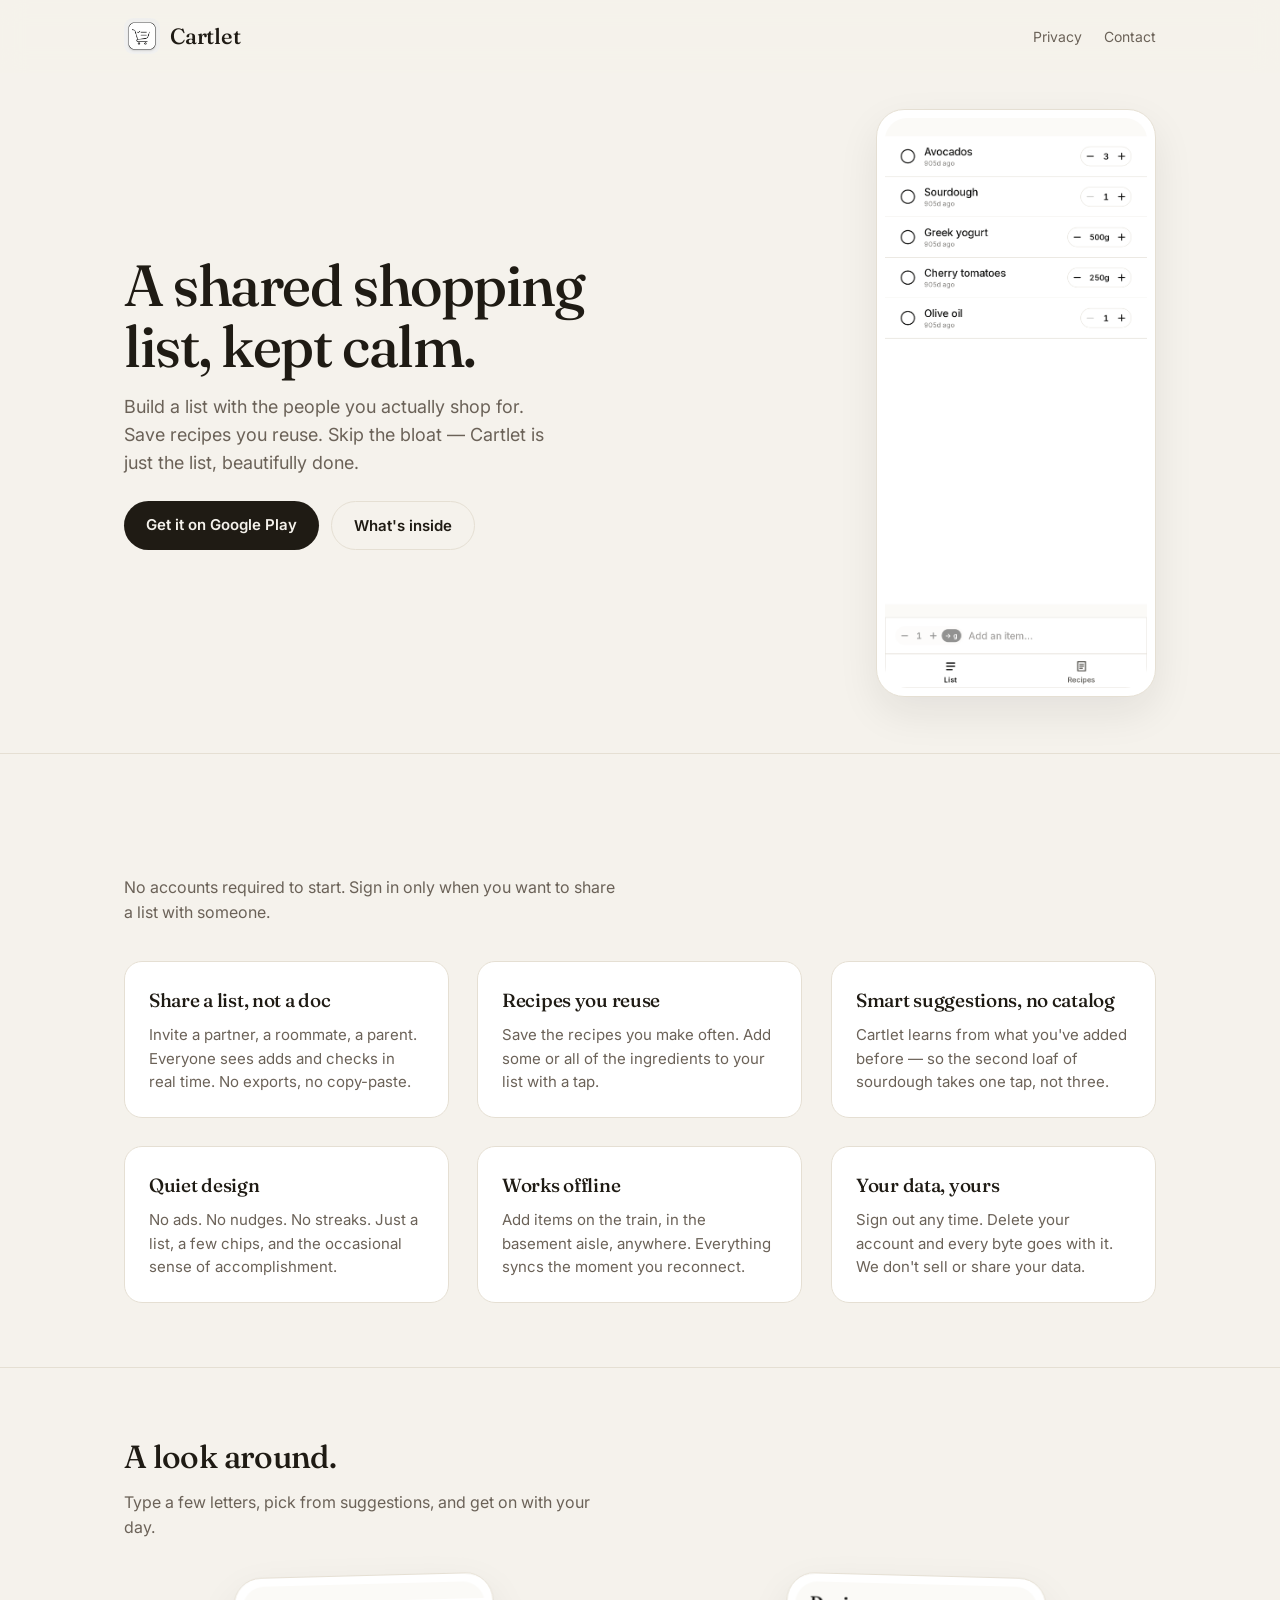
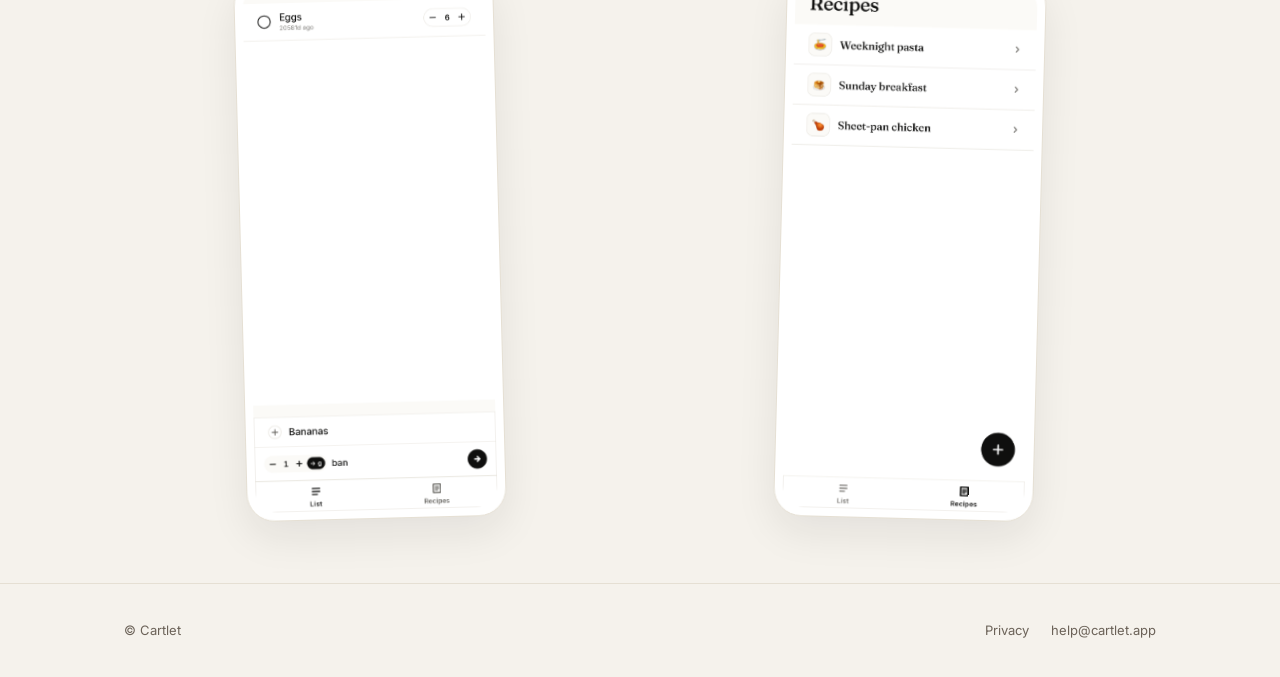
<file: index.html>
<!doctype html>
<html lang="en">
<head>
  <meta charset="utf-8" />
  <meta name="viewport" content="width=device-width, initial-scale=1" />
  <title>Cartlet — Shared shopping list</title>
  <meta name="description" content="A calm, shared shopping list for Android. Build lists with anyone, save recipes you reuse, and skip the catalog." />
  <meta property="og:title" content="Cartlet — Shared shopping list" />
  <meta property="og:description" content="A calm, shared shopping list for Android." />
  <meta property="og:image" content="/icon.png" />
  <meta property="og:type" content="website" />
  <link rel="icon" href="/icon.png" />
  <link rel="apple-touch-icon" href="/icon.png" />
  <link rel="preconnect" href="https://fonts.googleapis.com" />
  <link rel="preconnect" href="https://fonts.gstatic.com" crossorigin />
  <link href="https://fonts.googleapis.com/css2?family=Fraunces:wght@400;500;600&family=Inter:wght@400;500;600&display=swap" rel="stylesheet" />
  <link rel="stylesheet" href="/styles.css" />
</head>
<body>
  <header class="site">
    <div class="container row">
      <a class="brand" href="/">
        <img src="/icon.png" alt="" />
        Cartlet
      </a>
      <nav class="site">
        <a href="/privacy/">Privacy</a>
        <a href="mailto:help@cartlet.app">Contact</a>
      </nav>
    </div>
  </header>

  <main>
    <section class="hero">
      <div class="container hero-grid">
        <div>
          <h1>A shared shopping list, kept calm.</h1>
          <p class="lede">
            Build a list with the people you actually shop for. Save recipes you
            reuse. Skip the bloat — Cartlet is just the list, beautifully done.
          </p>
          <div class="cta-row">
            <a class="cta cta-primary" href="https://play.google.com/store/apps/details?id=app.cartlet.android">Get it on Google Play</a>
            <a class="cta cta-secondary" href="#features">What's inside</a>
          </div>
        </div>
        <div class="shot-frame reveal">
          <img src="/screen-list.png" alt="Cartlet's main shopping list view" />
        </div>
      </div>
    </section>

    <section class="features" id="features">
      <div class="container">
        <h2 class="reveal">Made for the way you actually shop.</h2>
        <p class="sub reveal">No accounts required to start. Sign in only when you want to share a list with someone.</p>

        <div class="feature-grid">
          <div class="feature reveal">
            <h3>Share a list, not a doc</h3>
            <p>Invite a partner, a roommate, a parent. Everyone sees adds and checks in real time. No exports, no copy-paste.</p>
          </div>
          <div class="feature reveal">
            <h3>Recipes you reuse</h3>
            <p>Save the recipes you make often. Add some or all of the ingredients to your list with a tap.</p>
          </div>
          <div class="feature reveal">
            <h3>Smart suggestions, no catalog</h3>
            <p>Cartlet learns from what you've added before — so the second loaf of sourdough takes one tap, not three.</p>
          </div>
          <div class="feature reveal">
            <h3>Quiet design</h3>
            <p>No ads. No nudges. No streaks. Just a list, a few chips, and the occasional sense of accomplishment.</p>
          </div>
          <div class="feature reveal">
            <h3>Works offline</h3>
            <p>Add items on the train, in the basement aisle, anywhere. Everything syncs the moment you reconnect.</p>
          </div>
          <div class="feature reveal">
            <h3>Your data, yours</h3>
            <p>Sign out any time. Delete your account and every byte goes with it. We don't sell or share your data.</p>
          </div>
        </div>
      </div>
    </section>

    <section class="showcase">
      <div class="container">
        <h2 class="reveal">A look around.</h2>
        <p class="sub reveal">Type a few letters, pick from suggestions, and get on with your day.</p>
        <div class="showcase-row">
          <div class="shot-frame reveal">
            <img src="/screen-autocomplete.png" alt="Typing an item with autocomplete suggestions" />
          </div>
          <div class="shot-frame reveal">
            <img src="/screen-recipes.png" alt="The recipes screen, showing saved recipes" />
          </div>
        </div>
      </div>
    </section>
  </main>

  <footer class="site">
    <div class="container row">
      <div>&copy; Cartlet</div>
      <div>
        <a href="/privacy/">Privacy</a>
        <a href="mailto:help@cartlet.app">help@cartlet.app</a>
      </div>
    </div>
  </footer>

  <script>
    (() => {
      const header = document.querySelector('header.site');
      const onScroll = () => header.classList.toggle('scrolled', window.scrollY > 4);
      onScroll();
      window.addEventListener('scroll', onScroll, { passive: true });

      const io = new IntersectionObserver((entries) => {
        for (const e of entries) {
          if (e.isIntersecting) {
            e.target.classList.add('in');
            io.unobserve(e.target);
          }
        }
      }, { threshold: 0.12, rootMargin: '0px 0px -8% 0px' });

      document.querySelectorAll('.reveal').forEach((el) => io.observe(el));
    })();
  </script>
</body>
</html>
</file>
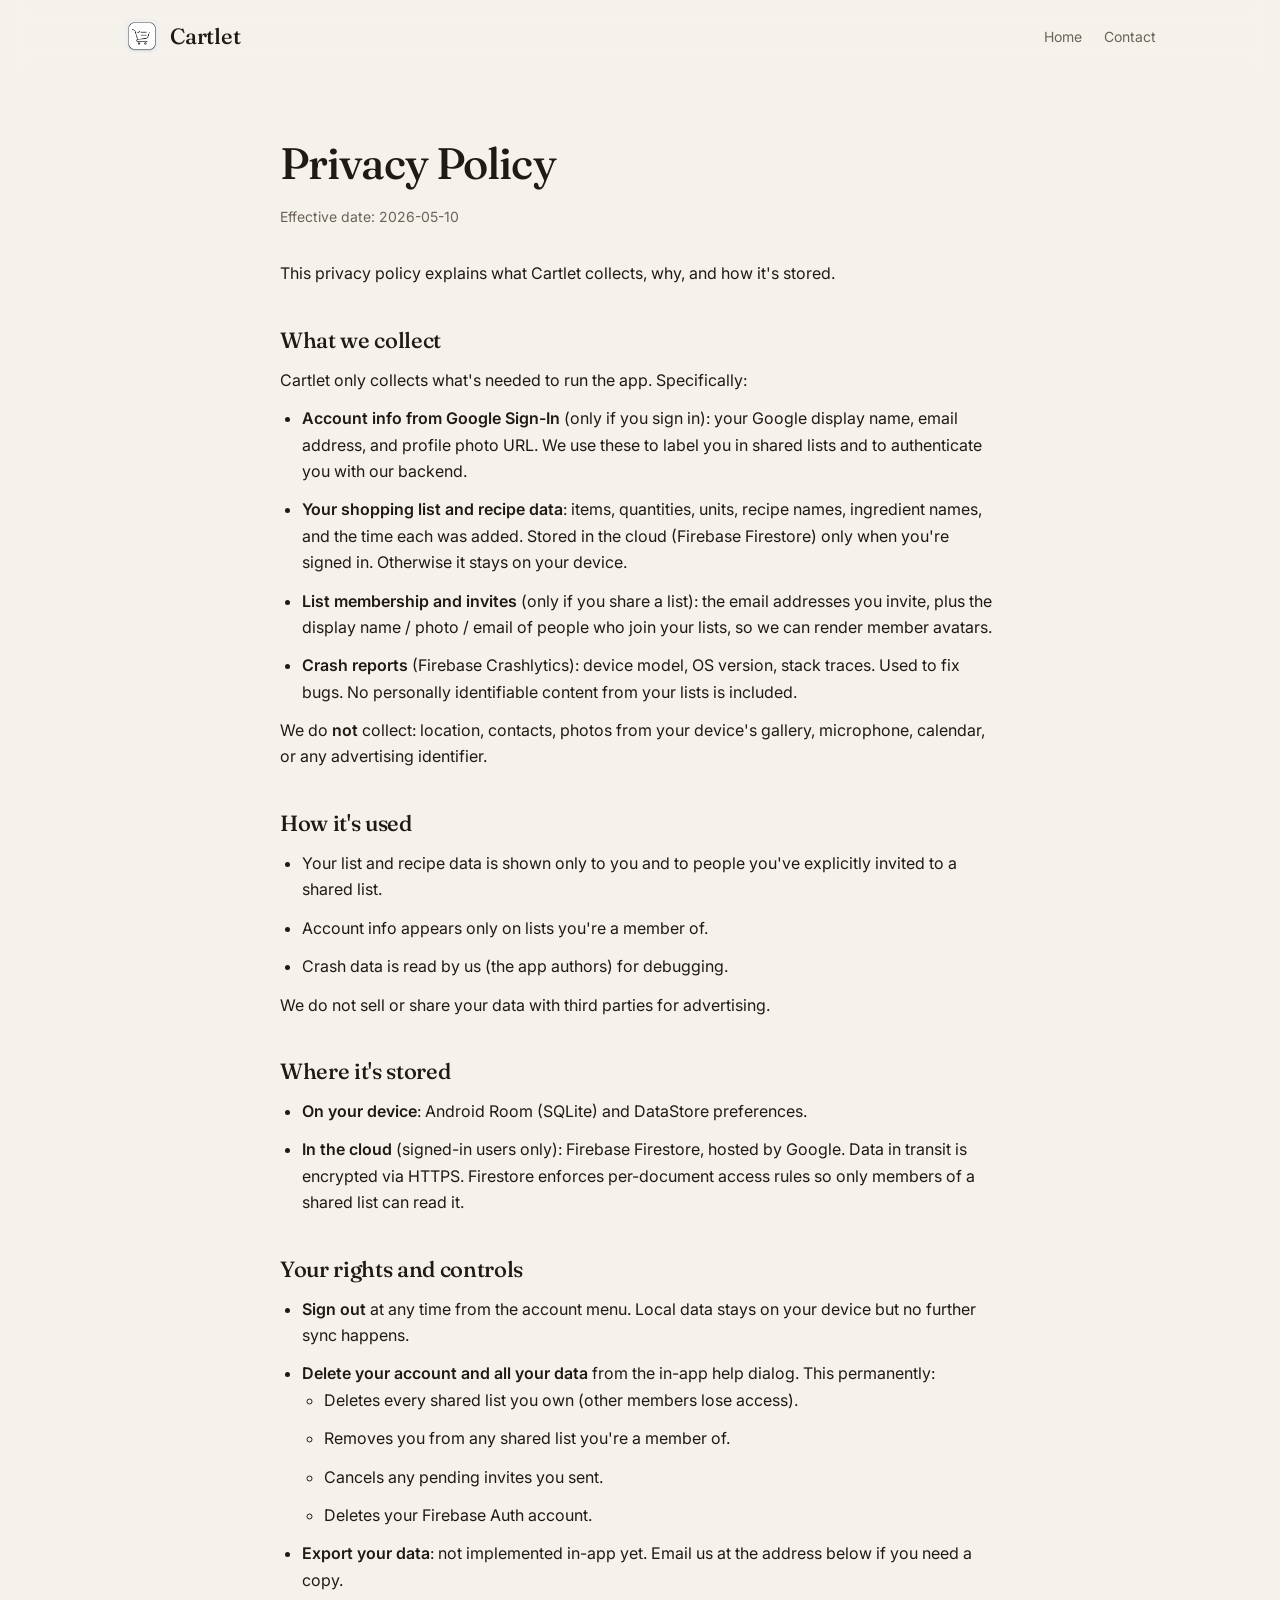
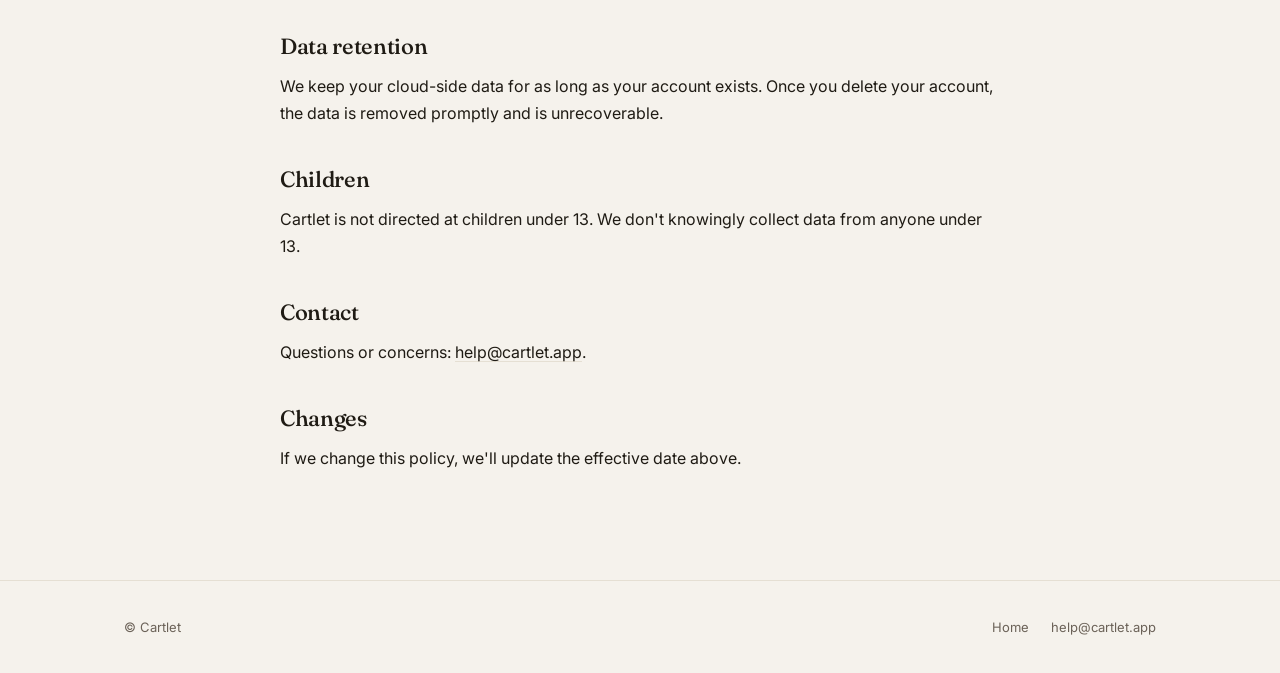
<file: privacy/index.html>
<!doctype html>
<html lang="en">
<head>
  <meta charset="utf-8" />
  <meta name="viewport" content="width=device-width, initial-scale=1" />
  <title>Privacy — Cartlet</title>
  <meta name="description" content="What Cartlet collects, why, and how it's stored." />
  <link rel="icon" href="/icon.png" />
  <link rel="apple-touch-icon" href="/icon.png" />
  <link rel="preconnect" href="https://fonts.googleapis.com" />
  <link rel="preconnect" href="https://fonts.gstatic.com" crossorigin />
  <link href="https://fonts.googleapis.com/css2?family=Fraunces:wght@400;500;600&family=Inter:wght@400;500;600&display=swap" rel="stylesheet" />
  <link rel="stylesheet" href="/styles.css" />
</head>
<body>
  <header class="site">
    <div class="container row">
      <a class="brand" href="/">
        <img src="/icon.png" alt="" />
        Cartlet
      </a>
      <nav class="site">
        <a href="/">Home</a>
        <a href="mailto:help@cartlet.app">Contact</a>
      </nav>
    </div>
  </header>

  <main>
    <article class="privacy container">
      <h1>Privacy Policy</h1>
      <p class="effective">Effective date: 2026-05-10</p>

      <p>This privacy policy explains what Cartlet collects, why, and how it's stored.</p>

      <h2>What we collect</h2>
      <p>Cartlet only collects what's needed to run the app. Specifically:</p>
      <ul>
        <li><strong>Account info from Google Sign-In</strong> (only if you sign in): your Google display name, email address, and profile photo URL. We use these to label you in shared lists and to authenticate you with our backend.</li>
        <li><strong>Your shopping list and recipe data</strong>: items, quantities, units, recipe names, ingredient names, and the time each was added. Stored in the cloud (Firebase Firestore) only when you're signed in. Otherwise it stays on your device.</li>
        <li><strong>List membership and invites</strong> (only if you share a list): the email addresses you invite, plus the display name / photo / email of people who join your lists, so we can render member avatars.</li>
        <li><strong>Crash reports</strong> (Firebase Crashlytics): device model, OS version, stack traces. Used to fix bugs. No personally identifiable content from your lists is included.</li>
      </ul>
      <p>We do <strong>not</strong> collect: location, contacts, photos from your device's gallery, microphone, calendar, or any advertising identifier.</p>

      <h2>How it's used</h2>
      <ul>
        <li>Your list and recipe data is shown only to you and to people you've explicitly invited to a shared list.</li>
        <li>Account info appears only on lists you're a member of.</li>
        <li>Crash data is read by us (the app authors) for debugging.</li>
      </ul>
      <p>We do not sell or share your data with third parties for advertising.</p>

      <h2>Where it's stored</h2>
      <ul>
        <li><strong>On your device</strong>: Android Room (SQLite) and DataStore preferences.</li>
        <li><strong>In the cloud</strong> (signed-in users only): Firebase Firestore, hosted by Google. Data in transit is encrypted via HTTPS. Firestore enforces per-document access rules so only members of a shared list can read it.</li>
      </ul>

      <h2>Your rights and controls</h2>
      <ul>
        <li><strong>Sign out</strong> at any time from the account menu. Local data stays on your device but no further sync happens.</li>
        <li><strong>Delete your account and all your data</strong> from the in-app help dialog. This permanently:
          <ul>
            <li>Deletes every shared list you own (other members lose access).</li>
            <li>Removes you from any shared list you're a member of.</li>
            <li>Cancels any pending invites you sent.</li>
            <li>Deletes your Firebase Auth account.</li>
          </ul>
        </li>
        <li><strong>Export your data</strong>: not implemented in-app yet. Email us at the address below if you need a copy.</li>
      </ul>

      <h2>Data retention</h2>
      <p>We keep your cloud-side data for as long as your account exists. Once you delete your account, the data is removed promptly and is unrecoverable.</p>

      <h2>Children</h2>
      <p>Cartlet is not directed at children under 13. We don't knowingly collect data from anyone under 13.</p>

      <h2>Contact</h2>
      <p>Questions or concerns: <a href="mailto:help@cartlet.app">help@cartlet.app</a>.</p>

      <h2>Changes</h2>
      <p>If we change this policy, we'll update the effective date above.</p>
    </article>
  </main>

  <footer class="site">
    <div class="container row">
      <div>&copy; Cartlet</div>
      <div>
        <a href="/">Home</a>
        <a href="mailto:help@cartlet.app">help@cartlet.app</a>
      </div>
    </div>
  </footer>
</body>
</html>
</file>
<file: styles.css>
/* Cartlet site — monochrome, calm, matches the app's design language. */

:root {
  --bg:        #F5F2EC;   /* paper-warm */
  --paper:     #FFFFFF;
  --ink:       #1F1B14;
  --ink-2:     #6B6258;
  --rule:      #E5DFD3;
  --accent:    #C8553D;
  --max-w:     1080px;
}

* { box-sizing: border-box; margin: 0; padding: 0; }

html {
  font-family: 'Inter', -apple-system, BlinkMacSystemFont, 'Segoe UI', sans-serif;
  font-size: 16px;
  line-height: 1.55;
  color: var(--ink);
  background: var(--bg);
  -webkit-font-smoothing: antialiased;
  -moz-osx-font-smoothing: grayscale;
  scroll-behavior: smooth;
}

body {
  min-height: 100vh;
  display: flex;
  flex-direction: column;
}

main { flex: 1; }

a {
  color: inherit;
  text-decoration-color: var(--rule);
  text-underline-offset: 3px;
}
a:hover { text-decoration-color: var(--ink); }

h1, h2, h3 {
  font-family: 'Fraunces', Georgia, serif;
  font-weight: 500;
  letter-spacing: -0.02em;
  color: var(--ink);
}

p { color: var(--ink); }

.muted { color: var(--ink-2); }

.container {
  max-width: var(--max-w);
  margin: 0 auto;
  padding: 0 24px;
}

/* ─── Header ─────────────────────────────────────────────────── */

header.site {
  padding: 18px 0;
  border-bottom: 0.5px solid transparent;
  position: sticky;
  top: 0;
  z-index: 50;
  background: color-mix(in srgb, var(--bg) 85%, transparent);
  backdrop-filter: saturate(140%) blur(12px);
  -webkit-backdrop-filter: saturate(140%) blur(12px);
  transition: padding .25s ease, border-color .25s ease, background .25s ease;
}

header.site.scrolled {
  padding: 12px 0;
  border-bottom-color: var(--rule);
  background: color-mix(in srgb, var(--bg) 92%, transparent);
}

header.site .row {
  display: flex;
  align-items: center;
  justify-content: space-between;
}

.brand {
  display: inline-flex;
  align-items: center;
  gap: 10px;
  font-family: 'Fraunces', serif;
  font-size: 22px;
  font-weight: 500;
  letter-spacing: -0.01em;
  text-decoration: none;
  color: var(--ink);
}

.brand img {
  width: 36px;
  height: 36px;
  border-radius: 9px;
  display: block;
}

nav.site a {
  margin-left: 18px;
  font-size: 14px;
  color: var(--ink-2);
  text-decoration: none;
}

nav.site a:hover { color: var(--ink); }

/* ─── Hero ───────────────────────────────────────────────────── */

.hero {
  padding: 36px 0 56px;
}

.hero h1 {
  font-size: clamp(34px, 5.4vw, 58px);
  line-height: 1.05;
  letter-spacing: -0.025em;
  max-width: 14ch;
}

.hero .lede {
  margin-top: 16px;
  font-size: 18px;
  color: var(--ink-2);
  max-width: 40ch;
}

.cta-row {
  margin-top: 24px;
  display: flex;
  gap: 12px;
  flex-wrap: wrap;
}

.cta {
  display: inline-block;
  padding: 12px 22px;
  border-radius: 999px;
  font-size: 15px;
  font-weight: 600;
  text-decoration: none;
}

.cta-primary {
  background: var(--ink);
  color: var(--bg);
}

.cta-primary:hover { background: #000; }

.cta-secondary {
  background: transparent;
  color: var(--ink);
  border: 0.5px solid var(--rule);
}

.cta-secondary:hover { border-color: var(--ink); }

.hero-grid {
  display: grid;
  grid-template-columns: 1fr 320px;
  gap: 56px;
  align-items: center;
}

@media (max-width: 760px) {
  .hero-grid { grid-template-columns: 1fr; gap: 28px; }
  .hero { padding: 24px 0 32px; }
  .hero .shot-frame { margin: 0 auto; }
}

.shot-frame {
  background: var(--paper);
  border: 0.5px solid var(--rule);
  border-radius: 28px;
  padding: 8px;
  box-shadow: 0 16px 40px rgba(31, 27, 20, 0.08);
  width: 100%;
  max-width: 280px;
  margin-left: auto;
}

.shot-frame img {
  width: 100%;
  height: auto;
  border-radius: 22px;
  display: block;
}

.hero .shot-frame {
  transform: rotate(1.2deg);
  transition: transform .6s cubic-bezier(.2,.8,.2,1);
}

.hero .shot-frame:hover {
  transform: rotate(0deg) translateY(-2px);
}

/* ─── Features ───────────────────────────────────────────────── */

.features {
  padding: 64px 0;
  border-top: 0.5px solid var(--rule);
}

.features h2 {
  font-size: 32px;
  letter-spacing: -0.02em;
  margin-bottom: 8px;
}

.features .sub {
  color: var(--ink-2);
  font-size: 16px;
  margin-bottom: 36px;
  max-width: 50ch;
}

.feature-grid {
  display: grid;
  grid-template-columns: repeat(3, 1fr);
  gap: 28px;
}

@media (max-width: 760px) {
  .feature-grid { grid-template-columns: 1fr; gap: 22px; }
}

.feature {
  background: var(--paper);
  border: 0.5px solid var(--rule);
  border-radius: 18px;
  padding: 24px;
  transition: transform .35s ease, box-shadow .35s ease, border-color .35s ease;
}

.feature:hover {
  transform: translateY(-3px);
  border-color: color-mix(in srgb, var(--ink) 18%, var(--rule));
  box-shadow: 0 12px 28px rgba(31, 27, 20, 0.06);
}

.feature h3 {
  font-size: 19px;
  margin-bottom: 8px;
  letter-spacing: -0.015em;
}

.feature p {
  color: var(--ink-2);
  font-size: 15px;
}

/* ─── Showcase ───────────────────────────────────────────────── */

.showcase {
  padding: 64px 0;
  border-top: 0.5px solid var(--rule);
}

.showcase h2 {
  font-size: 32px;
  margin-bottom: 8px;
}

.showcase .sub {
  color: var(--ink-2);
  margin-bottom: 36px;
  max-width: 50ch;
}

.showcase-row {
  display: grid;
  grid-template-columns: repeat(2, 1fr);
  gap: 48px;
  align-items: start;
  justify-items: center;
}

.showcase-row .shot-frame {
  margin: 0;
  max-width: 260px;
}

.showcase-row .shot-frame:nth-child(1) { transform: rotate(-1.5deg); }
.showcase-row .shot-frame:nth-child(2) { transform: rotate(1.5deg); }
.showcase-row .shot-frame { transition: transform .6s cubic-bezier(.2,.8,.2,1); }
.showcase-row .shot-frame:hover { transform: rotate(0deg) translateY(-4px); }

@media (max-width: 760px) {
  .showcase-row { grid-template-columns: 1fr; gap: 28px; }
  .showcase-row .shot-frame:nth-child(n) { transform: none; }
}

/* ─── Footer ─────────────────────────────────────────────────── */

footer.site {
  padding: 36px 0;
  border-top: 0.5px solid var(--rule);
  font-size: 13px;
  color: var(--ink-2);
}

footer.site .row {
  display: flex;
  justify-content: space-between;
  flex-wrap: wrap;
  gap: 12px;
}

footer.site a {
  color: var(--ink-2);
  margin-left: 18px;
  text-decoration: none;
}

footer.site a:hover { color: var(--ink); }

/* ─── Privacy page ──────────────────────────────────────────── */

article.privacy {
  padding: 56px 0 96px;
  max-width: 720px;
}

article.privacy h1 {
  font-size: clamp(32px, 5vw, 44px);
  margin-bottom: 8px;
}

article.privacy .effective {
  color: var(--ink-2);
  font-size: 14px;
  margin-bottom: 32px;
}

article.privacy h2 {
  font-size: 22px;
  margin-top: 36px;
  margin-bottom: 10px;
  letter-spacing: -0.015em;
}

article.privacy p,
article.privacy li {
  color: var(--ink);
  font-size: 16px;
  line-height: 1.65;
  margin-bottom: 12px;
}

article.privacy ul {
  padding-left: 22px;
}

article.privacy strong { font-weight: 600; }

article.privacy a {
  color: var(--ink);
  text-decoration: underline;
  text-decoration-color: var(--rule);
  text-underline-offset: 3px;
}

article.privacy a:hover { text-decoration-color: var(--ink); }

/* ─── Scroll reveals ────────────────────────────────────────── */

.reveal {
  opacity: 0;
  transform: translateY(24px);
  transition: opacity .8s cubic-bezier(.2,.8,.2,1), transform .8s cubic-bezier(.2,.8,.2,1);
  will-change: opacity, transform;
}

.reveal.in {
  opacity: 1;
  transform: none;
}

.feature-grid .reveal:nth-child(2) { transition-delay: .08s; }
.feature-grid .reveal:nth-child(3) { transition-delay: .16s; }
.feature-grid .reveal:nth-child(4) { transition-delay: .04s; }
.feature-grid .reveal:nth-child(5) { transition-delay: .12s; }
.feature-grid .reveal:nth-child(6) { transition-delay: .20s; }

@media (prefers-reduced-motion: reduce) {
  .reveal { opacity: 1; transform: none; transition: none; }
  html { scroll-behavior: auto; }
  .hero .shot-frame,
  .showcase-row .shot-frame:nth-child(n) { transform: none; transition: none; }
}
</file>
